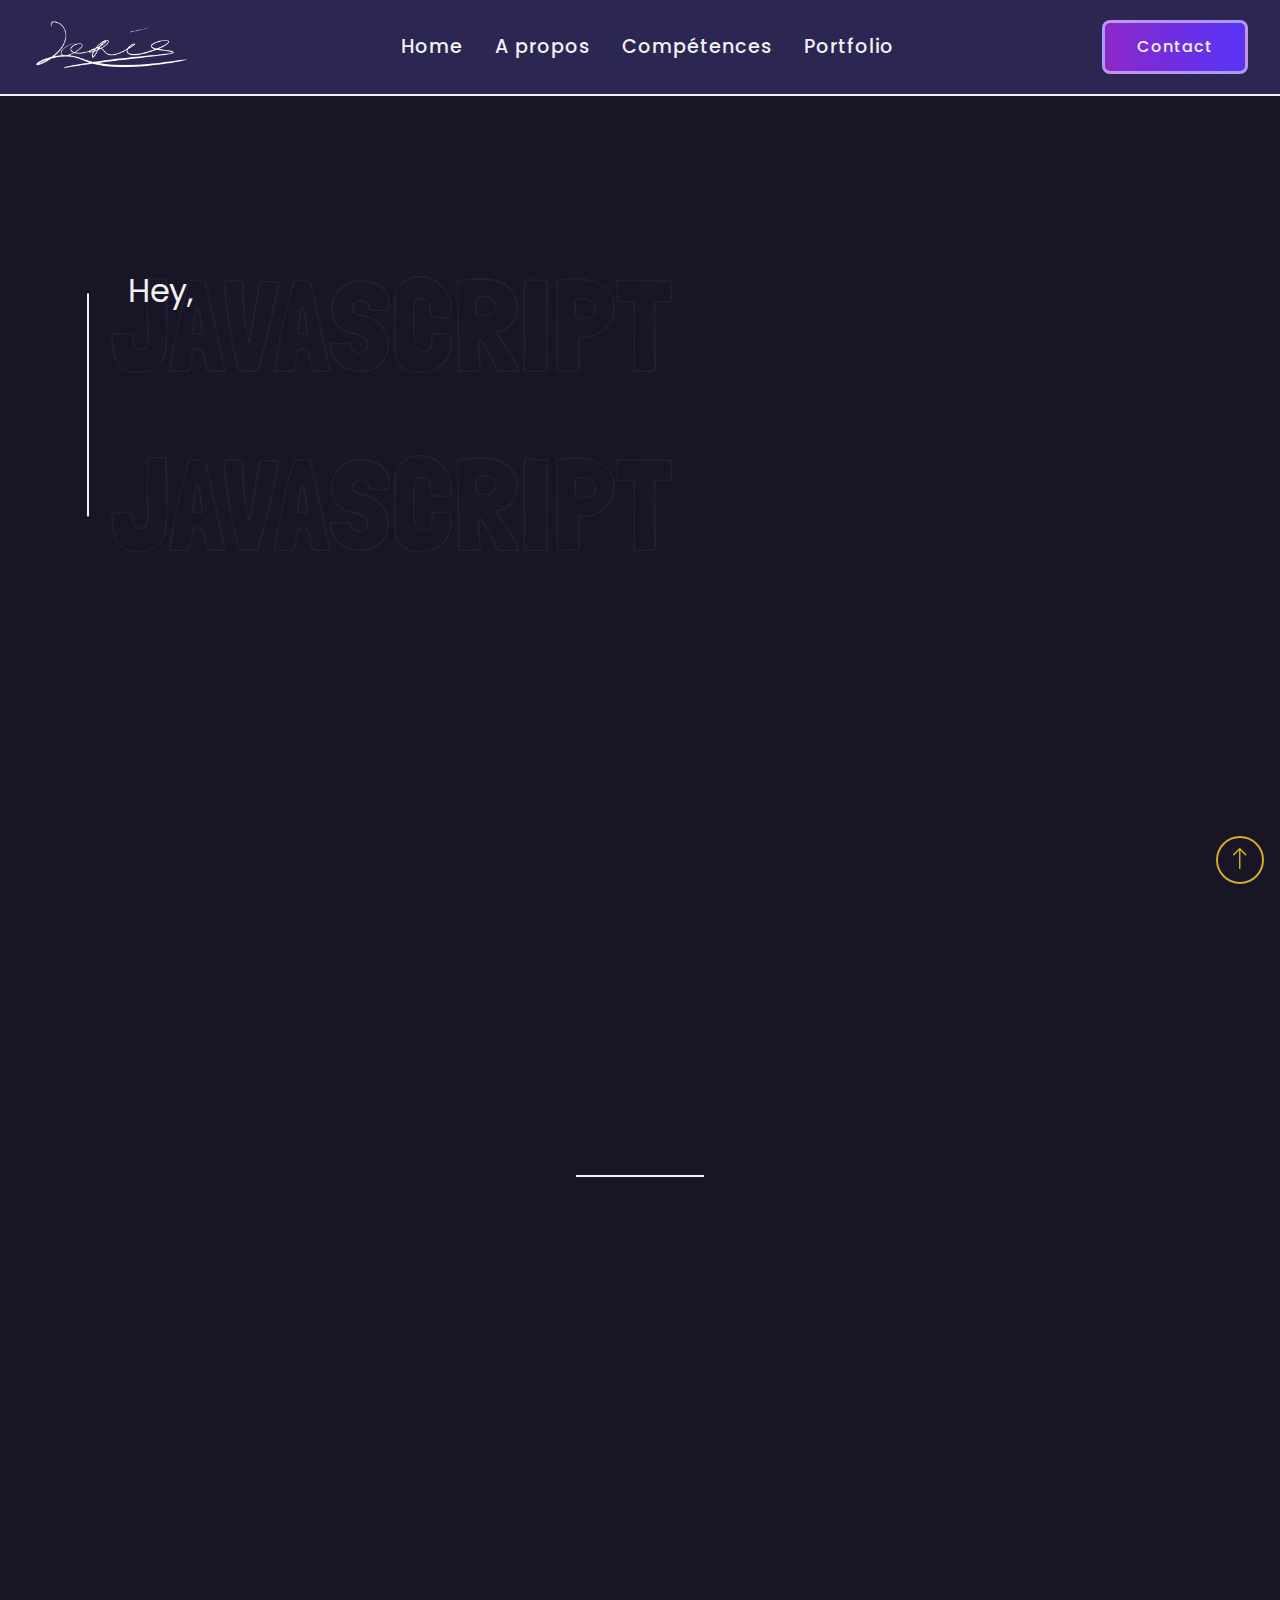
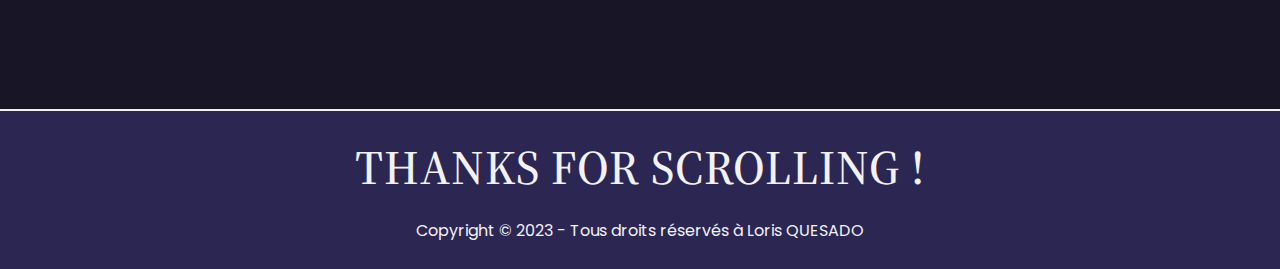
<file: index.html>
<!DOCTYPE html>
<html lang="fr">
<head>
    <meta charset="UTF-8">
    <meta http-equiv="X-UA-Compatible" content="IE=edge">
    <meta name="viewport" content="width=device-width, initial-scale=1.0">
    <title>Loris QUESADO - Web Portfolio</title>

    <!-- Google font : Poppins & Source Serif Pro & Londrina Outline-->
    <link href="https://fonts.googleapis.com/css2?family=Source+Serif+Pro:ital,wght@0,400;0,600;0,700;0,900;1,400;1,600;1,700;1,900&display=swap" rel="stylesheet">
    <link href="https://fonts.googleapis.com/css2?family=Poppins:ital,wght@0,100;0,200;0,300;0,400;0,500;0,600;0,700;0,800;0,900;1,100;1,200;1,300;1,400;1,500;1,600;1,700;1,800;1,900&display=swap" rel="stylesheet">
    <link href="https://fonts.googleapis.com/css2?family=Londrina+Outline&display=swap" rel="stylesheet">

    <!-- Icones Bootstrap -->
    <link rel="stylesheet" href="https://cdn.jsdelivr.net/npm/bootstrap-icons@1.10.5/font/bootstrap-icons.css">

    <!-- Reset Meyer -->
    <link rel="stylesheet" href="css/reset.css">
    <link rel="stylesheet" href="css/styles.css">
</head>
<body>
    <div class="container">
        <header class="header">
            <a href="#" class="header__logo-link"><img src="images/header/sign4.png" alt="Logo" class="header__logo"></a>
            <nav class="header__menu">
                <ul class="menu__list">
                    <li class="menu__item"><a href="#home-section" class="menu__link">Home</a></li>
                    <li class="menu__item"><a href="#about-section" class="menu__link">A propos</a></li>
                    <li class="menu__item"><a href="#skills-section" class="menu__link">Compétences</a></li>
                    <li class="menu__item"><a href="#portfolio-section" class="menu__link">Portfolio</a></li>
                </ul>
            </nav>
            <a href="#contact-section" class="header__contact-link">Contact</a>
        </header>
        <main class="main">
            <section class="home" id="home-section">
                <div class="home__left">
                    <h2 class="home__subtitle">Hey,</h2>
                    <h1 class="home__title">Je suis <span>Loris QUESADO</span></h1>
                    <h2 class="home__subtitle">Développeur Web - Javascript</h2>
                </div>
                <div class="home__right">
                    <div class="home__logo">
                        <img src="images/header/otter.png" alt="otter" class="otter-img">
                        <img src="images/header/rotate_white.png" alt="Rounded Text" class="rounded-text">
                    </div>
                </div>
            </section>

            
            <section class="about" id="about-section">
                <h2 class="main__title">À propos</h2>
                <div class="about__content">
                    <div class="content-text">
                        <h3 class="main__subtitle">D'agent immobilier à Développeur web javascript</h3>
                        <p class="about__paragraph">Depuis mes années lycée, l'informatique m'a fortement attiré, c'est au fil du temps que j'ai cultivé cette passion et après avoir travaillé pendant un peu plus de 7 ans en tant que conseiller immobilier, j'ai pris la décision de me reconvertir dans le développement web spécialisé javascript.
                        </p>
                    </div>
                    <button class="btn-cv"><a href="#" class="link-cv" target="_blank" title="Pas encore disponible">Télécharger CV<br><i class="bi bi-box-arrow-down"></i></a></button>
                </div>
            </section>

            <div class="divider"></div>

            <section class="skills" id="skills-section">
                <h2 class="main__title">Compétences</h2>
                <h3 class="main__subtitle">Hard <span>Skills</span></h3>

                <ul class="hard-skills__list">
                    <li class="hard-skills__item">
                        <img src="images/main/HTML5.png" alt="Logo HTML5" class="hard-skills__img">
                        <div class="skills__progress">
                            <div class="progress__text">
                                <p class="skills__paragraph">HTML5</p>
                                <p class="skills__paragraph">75 %</p>
                            </div>
                            <span class="progress-bar progress-bar--html"></span>
                        </div>
                    </li>
                    <li class="hard-skills__item">
                        <img src="images/main/CSS3.png" alt="Logo CSS3" class="hard-skills__img">
                        <div class="skills__progress">
                            <div class="progress__text">
                                <p class="skills__paragraph">CSS3</p>
                                <p class="skills__paragraph">70 %</p>
                            </div>
                            <span class="progress-bar progress-bar--css"></span>
                        </div>
                    </li>
                    <li class="hard-skills__item">
                        <img src="images/main/JS.png" alt="Logo Javascript" class="hard-skills__img">
                        <div class="skills__progress">
                            <div class="progress__text">
                                <p class="skills__paragraph">Javascript</p>
                                <p class="skills__paragraph">30 %</p>
                            </div>
                            <span class="progress-bar progress-bar--javascript"></span>
                        </div>
                    </li>
                    <li class="hard-skills__item">
                        <img src="images/main/bootstrap.png" alt="Logo Bootstrap" class="hard-skills__img">
                        <div class="skills__progress">
                            <div class="progress__text">
                                <p class="skills__paragraph">Bootstrap</p>
                                <p class="skills__paragraph">50 %</p>
                            </div>
                            <span class="progress-bar progress-bar--bootstrap"></span>
                        </div>
                    </li>
                </ul>

                <h3 class="main__subtitle">Soft <span>Skills</span></h3>
                <ul class="soft-skills__list">
                    <li class="soft-skills__item">
                        <img src="images/main/autonomy.png" alt="Autonomie" class="soft-skills_img">
                        <p class="skills__paragraph">Autonomie</p>
                    </li>
                    <li class="soft-skills__item">
                        <img src="images/main/teamwork.png" alt="Travail d'équipe" class="soft-skills_img">
                        <p class="skills__paragraph">Travail d'équipe</p>
                    </li>
                    <li class="soft-skills__item">
                        <img src="images/main/adaptability.png" alt="Adaptabilité" class="soft-skills_img">
                        <p class="skills__paragraph">Adaptabilité</p>
                    </li>
                    <li class="soft-skills__item">
                        <img src="images/main/discipline.png" alt="Discipline" class="soft-skills_img">
                        <p class="skills__paragraph">Discipline</p>
                    </li>
                    <li class="soft-skills__item">
                        <img src="images/main/curiosity.png" alt="Curiosité" class="soft-skills_img">
                        <p class="skills__paragraph">Curiosité</p>
                    </li>
                </ul>
            </section>

            <div class="divider"></div>

            <section class="experience">
                <h2 class="main__title">Expérience</h2>
                <div class="experience__timeline">
                    <div class="experience__container first-exp">
                        <p class="experience__date"><i class="bi bi-clock"></i> 2013 à 2015</p>
                        <h3 class="experience__title">Lycée Léonard de Vinci - St Witz</h3>
                        <p class="experience__paragraph">Diplôme du Baccalauréat Technologique - <strong>Mention Très Bien</strong></p>
                    </div>

                    <div class="experience__container second-exp">
                        <p class="experience__date"><i class="bi bi-clock"></i> 2015 à 2017</p>
                        <h3 class="experience__title">Ecole Suptertiaire - Paris (10e) - <strong>Alternance</strong></h3>
                        <p class="experience__paragraph">Diplôme du BTS Professions Immobilières - <strong>Mention Bien</strong></p>
                    </div>

                    <div class="experience__container third-exp">
                        <p class="experience__date"><i class="bi bi-clock"></i> Novembre 2015 à Juillet 2017</p>
                        <h3 class="experience__title">NJ CONSEIL - Laforêt Immobilier </h3>
                        <p class="experience__paragraph">Conseiller Immobilier - <strong>Transaction Locative</strong></p>
                    </div>

                    <div class="experience__container fourth-exp">
                        <p class="experience__date"><i class="bi bi-clock"></i> Juillet 2017 à Février 2023</p>
                        <h3 class="experience__title">NJ CONSEIL - Laforêt Immobilier </h3>
                        <p class="experience__paragraph">Conseiller Immobilier - <strong>Transaction Vente</strong></p>
                    </div>

                    <div class="experience__container fifth-exp">
                        <p class="experience__date"><i class="bi bi-clock"></i> Mai 2023 à ...</p>
                        <h3 class="experience__title">Ecole O'Clock</h3>
                        <p class="experience__paragraph">Stagiaire - <strong>Développeur Web Javascript</strong></p>
                    </div>
                </div>
            </section>

            <div class="divider"></div>

            <section class="portfolio" id="portfolio-section">
                <h2 class="main__title">Portfolio</h2>
                <div class="portfolio__container">
                    <div class="card">
                        <a href="portfolio/FFVII/html/index.html" class="card__link" target="_blank"><img src="images/main/FFVII.PNG" alt="Site Web FFVII - Reproduction" class="card__img"></a>
                        <a href="portfolio/FFVII/html/index.html" class="card__link" target="_blank">
                        <h3 class="main__subtitle">FFVII - Website Reproduction</h3></a>
                    </div>

                    <div class="card">
                        <a href="portfolio/Onews/html/index.html" class="card__link" target="_blank"><img src="images/main/onews.PNG" alt="Site Onews - Reproduction" class="card__img"></a>
                        <a href="portfolio/Onews/html/index.html" class="card__link" target="_blank">
                        <h3 class="main__subtitle">Onews - Website Reproduction</h3></a>
                    </div>

                    <div class="card">
                        <a href="https://lorisqsd.github.io/PorscheLandingPage.js/" class="card__link" target="_blank"><img src="images/main/porsche.PNG" alt="Porsche - Landing Page Animated" class="card__img"></a>
                        <a href="https://lorisqsd.github.io/PorscheLandingPage.js/" class="card__link" target="_blank">
                        <h3 class="main__subtitle">Porsche - Landing Page Animated</h3></a>
                    </div>

                    <div class="card">
                        <a href="https://lorisqsd.github.io/E-Sector/" class="card__link" target="_blank"><img src="images/main/e-sector.PNG" alt="App Web pour une Agence Immobilière" class="card__img"></a>
                        
                        <a href="https://lorisqsd.github.io/E-Sector/" class="card__link" target="_blank">
                        <h3 class="main__subtitle">E-Sector - App Web pour une agence immobilière</h3></a>
                    </div>

                    <div class="card">
                        <a href="https://lorisqsd.github.io/Shot.js/" class="card__link" target="_blank"><img src="images/main/shot.PNG" alt="Jeu de shooter sur navigateur" class="card__img"></a>
                        
                        <a href="https://lorisqsd.github.io/Shot.js/" class="card__link" target="_blank">
                        <h3 class="main__subtitle">Jeu de shooter sur navigateur</h3></a>
                    </div>
                </div>
            </section>

            <div class="divider"></div>

            <section class="contact" id="contact-section">
                <h2 class="main__title">Contact</h2>
                <form class="contact__form">
                        <div class="contact__left">
                            <h2 class="contact__title">Contactez-moi :</h2>
                            <ul class="contact__list">
                                <li class="contact__list-item"><a class="contact__link" href="https://www.facebook.com/loris.quesado" target="_blank"><i class="bi bi-facebook"></i></a></li>
                                <li class="contact__list-item"><a class="contact__link" href="https://www.instagram.com/loris.qsd/?hl=fr" target="_blank"><i class="bi bi-instagram"></i></a></li>
                                <li class="contact__list-item"><a class="contact__link" href="https://twitter.com/LorisQsdo" target="_blank"><i class="bi bi-twitter"></i></a></li>
                                <li class="contact__list-item"><a class="contact__link" href="https://www.youtube.com/channel/UCxBuT8bGOwwrMBy7RjDpE_w" target="_blank"><i class="bi bi-youtube"></i></a></li>
                            </ul>
                        </div>

                        <fieldset class="contact__right">
                            <legend class="form__legend">Envoyez-moi un message :</legend>
                            <div class="input-group">
                                <input type="text" class="form__input-text" placeholder="Nom:" maxlength="20" required>
                                <input type="email" class="form__input-text" placeholder="Email:" maxlength="20" required>
                                <textarea name="message" class="form__textarea" placeholder="Message:" maxlength="200" required></textarea>

                            </div>

                            <button class="form__btn">Envoyer</button>
                        </fieldset>
                </form>
            </section>
        </main>

        <footer class="footer">
            <h2 class="main__title">Thanks for scrolling !</h2>

            <p class="footer-paragraph">Copyright © 2023 - Tous droits réservés à Loris QUESADO</p>
        </footer>
        <a href="#home-section"><button class="top-btn"><i class="bi bi-arrow-up"></i></button></a>
        
    </div>
    <script src="js/app.js"></script>
</body>
</html>
</file>
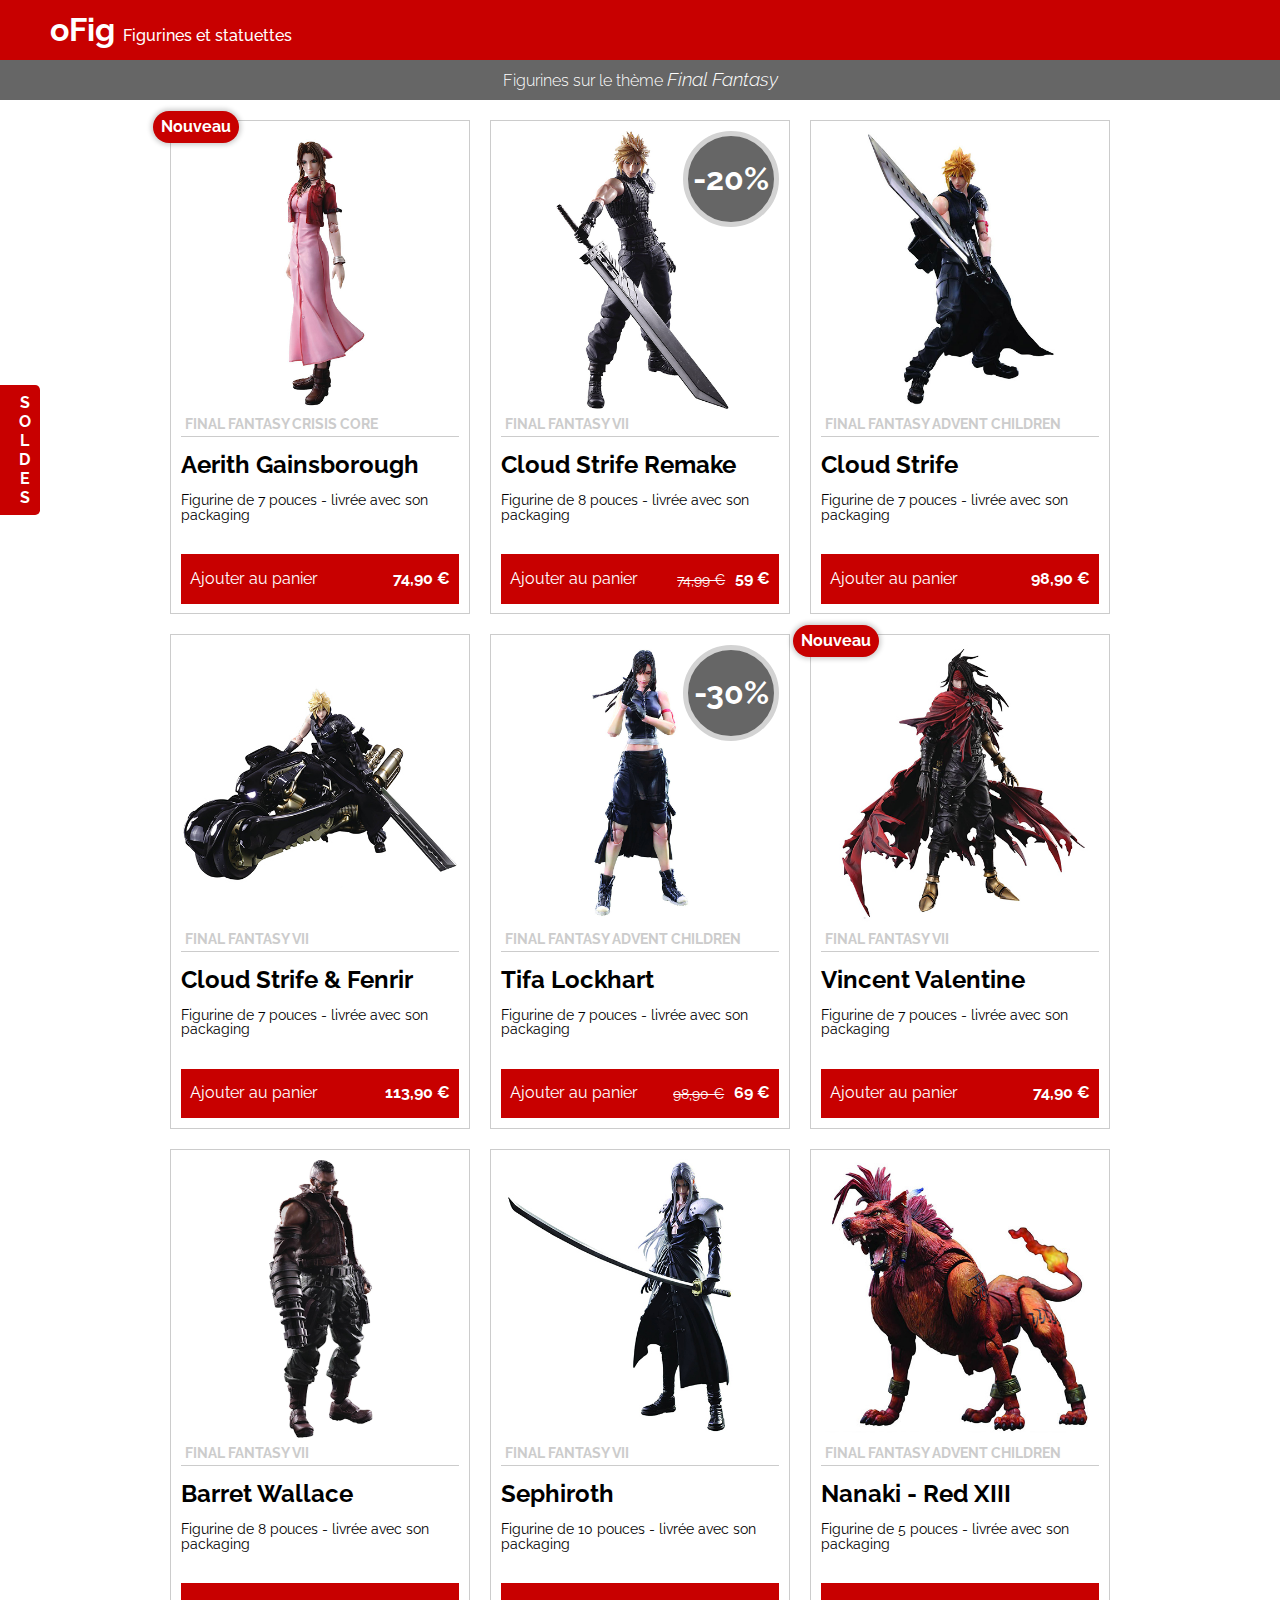
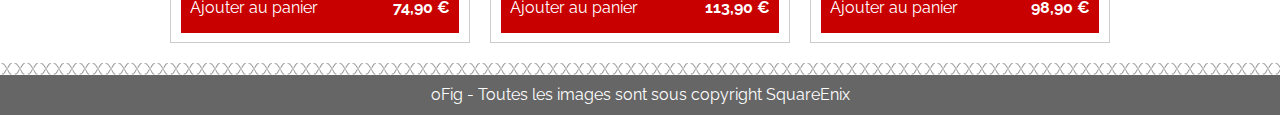
<file: portfolio/FFVII/html/index.html>
<!DOCTYPE html>
<html lang="fr">
<head>
    <meta charset="UTF-8">
    <meta http-equiv="X-UA-Compatible" content="IE=edge">
    <meta name="viewport" content="width=device-width, initial-scale=1.0">
    <title>Final Fantasy</title>
    <!-- Google Font : Raleway -->
    <link href="https://fonts.googleapis.com/css2?family=Raleway:ital,wght@0,100;0,200;0,300;0,400;0,500;0,600;0,700;0,800;0,900;1,100;1,200;1,300;1,400;1,500;1,600;1,700;1,800;1,900&display=swap" rel="stylesheet">

    <link rel="stylesheet" href="../css/reset.css">
    <link rel="stylesheet" href="../css/styles.css">
</head>
<body>
    <div class="container">
        <a href="payment.html" class="sold-text">SOLDES</a>
        <header class="header">
            <h1 class="header-title">oFig <span>Figurines et statuettes</span></h1>
        </header>

        <main class="main">
            <header class="header-main">
                <h2 class="main-title">Figurines sur le thème <em>Final Fantasy</em></h2>
            </header>
            <section class="gallery">

                <div class="card">
                    <div class="card-content">
                        <div class="new-pastille"><p>Nouveau</p></div>
                        <img src="../images/aerith.png" alt="Figurine - Aerith Gainsborough" class="card-img">
                        <figcaption class="img-legend">Final Fantasy Crisis Core</figcaption>
                        <h3 class="card-title">Aerith Gainsborough</h3>
                        <p class="card-text">Figurine de 7 pouces - livrée avec son packaging</p>
                    </div>
                    <div class="add-cart">
                        <p class="cart-text">Ajouter au panier</p>
                        <p class="current-price">74,90 €</p>
                    </div>
                </div>

                <div class="card">
                    <div class="card-content">
                        <div class="sold-pastille"><p class="text-pastille">-20%</p></div>
                        <img src="../images/cloud.png" alt="Figurine - Cloud Strife Remake" class="card-img">
                        <figcaption class="img-legend">Final Fantasy VII</figcaption>
                        <h3 class="card-title">Cloud Strife Remake</h3>
                        <p class="card-text">Figurine de 8 pouces - livrée avec son packaging</p>
                    </div>
                    <div class="add-cart">
                        <p class="cart-text">Ajouter au panier</p>
                        <div class="price-detail">
                            <p class="old-price">74,99 €</p>
                            <p class="current-price">59 €</p>
                        </div>
                    </div>
                </div>

                <div class="card">
                    <div class="card-content">
                        <img src="../images/cloud-ac.png" alt="Figurine - Cloud Strife" class="card-img">
                        <figcaption class="img-legend">Final Fantasy Advent Children</figcaption>
                        <h3 class="card-title">Cloud Strife</h3>
                        <p class="card-text">Figurine de 7 pouces - livrée avec son packaging</p>
                    </div>
                    <div class="add-cart">
                        <p class="cart-text">Ajouter au panier</p>
                        <p class="current-price"> 98,90 €</p>
                    </div>
                </div>

                <div class="card">
                    <div class="card-content">
                        <img src="../images/cloud-bike.png" alt="Figurine - Cloud Strife & Fenrir" class="card-img">
                        <figcaption class="img-legend">Final Fantasy VII</figcaption>
                        <h3 class="card-title">Cloud Strife & Fenrir</h3>
                        <p class="card-text">Figurine de 7 pouces - livrée avec son packaging</p>
                    </div>
                    <div class="add-cart">
                        <p class="cart-text">Ajouter au panier</p>
                        <p class="current-price">113,90 €</p>
                    </div>
                </div>


                <div class="card">
                    <div class="card-content">
                        <div class="sold-pastille"><p class="text-pastille">-30%</p></div>
                        <img src="../images/tifa.png" alt="Figurine - Tifa Lockhart" class="card-img">
                        <figcaption class="img-legend">Final Fantasy Advent Children</figcaption>
                        <h3 class="card-title">Tifa Lockhart</h3>
                        <p class="card-text">Figurine de 7 pouces - livrée avec son packaging</p>
                    </div>
                    <div class="add-cart">
                        <p class="cart-text">Ajouter au panier</p>
                        <div class="price-detail">
                            <p class="old-price">98,90 €</p>
                            <p class="current-price">69 €</p>
                        </div>
                    </div>
                </div>

                <div class="card">
                    <div class="card-content">
                        <div class="new-pastille"><p>Nouveau</p></div>
                        <img src="../images/vincent.png" alt="Figurine - Vincent Valentine" class="card-img">
                        <figcaption class="img-legend">Final Fantasy VII</figcaption>
                        <h3 class="card-title">Vincent Valentine</h3>
                        <p class="card-text">Figurine de 7 pouces - livrée avec son packaging</p>
                    </div>
                    <div class="add-cart">
                        <p class="cart-text">Ajouter au panier</p>
                        <p class="current-price">74,90 €</p>
                    </div>
                </div>

                <div class="card">
                    <div class="card-content">
                        <img src="../images/barret.png" alt="Figurine - Barret Wallace" class="card-img">
                        <figcaption class="img-legend">Final Fantasy VII</figcaption>
                        <h3 class="card-title">Barret Wallace</h3>
                        <p class="card-text">Figurine de 8 pouces - livrée avec son packaging</p>
                    </div>
                    <div class="add-cart">
                        <p class="cart-text">Ajouter au panier</p>
                        <p class="current-price">74,90 €</p>
                    </div>
                </div>

                <div class="card">
                    <div class="card-content">
                        <img src="../images/sephiroth.png" alt="Figurine - Sephiroth" class="card-img">
                        <figcaption class="img-legend">Final Fantasy VII</figcaption>
                        <h3 class="card-title">Sephiroth</h3>
                        <p class="card-text">Figurine de 10 pouces - livrée avec son packaging</p>
                    </div>
                    <div class="add-cart">
                        <p class="cart-text">Ajouter au panier</p>
                        <p class="current-price">113,90 €</p>
                    </div>
                </div>

                <div class="card">
                    <div class="card-content">
                        <img src="../images/nanaki.png" alt="Figurine - Nanaki" class="card-img">
                        <figcaption class="img-legend">Final Fantasy Advent Children</figcaption>
                        <h3 class="card-title">Nanaki - Red XIII</h3>
                        <p class="card-text">Figurine de 5 pouces - livrée avec son packaging</p>
                    </div>
                    <div class="add-cart">
                        <p class="cart-text">Ajouter au panier</p>
                        <p class="current-price">98,90 €</p>
                    </div>
                </div>
            </section>
        </main>
    </div>
    <div class="divider"></div>
    <footer class="footer">
        <p class="footer-text">oFig - Toutes les images sont sous copyright SquareEnix</p>
    </footer>
</body>
</html>
</file>
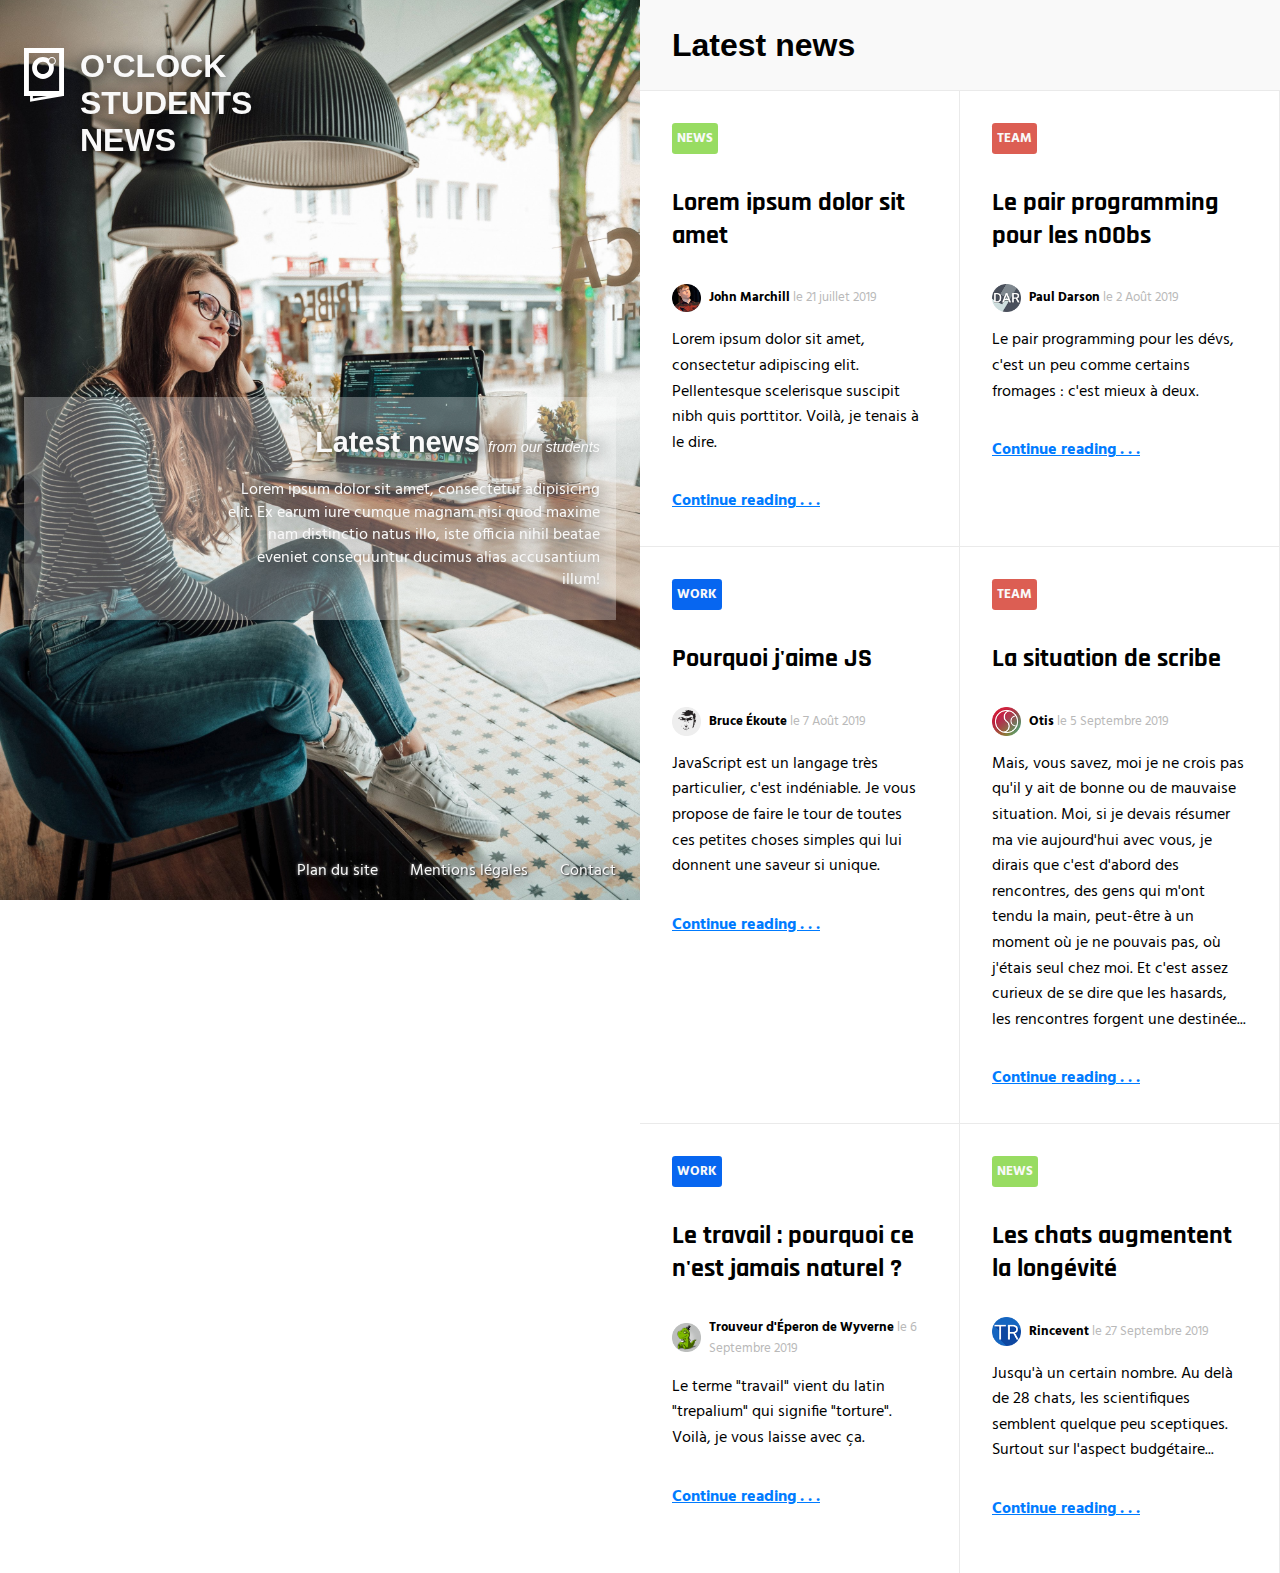
<file: portfolio/Onews/html/index.html>
<!DOCTYPE html>
<html lang="fr">

<head>
    <meta charset="UTF-8">
    <meta http-equiv="X-UA-Compatible" content="IE=edge">
    <meta name="viewport" content="width=device-width, initial-scale=1.0">
    <title>oNews</title>

    <!-- Google Fonts -->
    <link href="https://fonts.googleapis.com/css2?family=Rajdhani:wght@600&display=swap" rel="stylesheet">
    <link href="https://fonts.googleapis.com/css2?family=Hind:wght@300;400&display=swap" rel="stylesheet">

    <link rel="stylesheet" href="../css/reset.css">
    <link rel="stylesheet" href="../css/styles.css">
</head>

<body>
    <div class="container">
        <header class="header">
            <div class="header__theme">
                <img src="../images/onews.svg" alt="Logo Oclock" class="header__logo">
                <h1 class="header__title">O'CLOCK STUDENTS NEWS</h1>
            </div>

            <div class="header__latest-news">
                <h2 class="header__subtitle">Latest news <em>from our students</em></h2>
                <p class="latest-news__text">Lorem ipsum dolor sit amet, consectetur adipisicing elit. Ex earum iure
                    cumque magnam nisi quod maxime nam distinctio natus illo, iste officia nihil beatae eveniet
                    consequuntur ducimus alias accusantium illum!</p>
            </div>

            <nav class="header__nav">
                <ul class="nav__list">
                    <li class="nav__list-item"><a href="#" class="header__link">Plan du site</a></li>
                    <li class="nav__list-item"><a href="#" class="header__link">Mentions légales</a></li>
                    <li class="nav__list-item"><a href="#" class="header__link">Contact</a></li>
                </ul>
            </nav>
        </header>

        <main class="main">
            <h1 class="main__title">Latest news</h1>

            <div class="gallery__article">
                <article class="latest-news__article">
                    <div class="main__theme news-pastille"><a href="#" class="pastille-text">NEWS</a></div>
                    <h2 class="latest-news__article-title">Lorem ipsum dolor sit amet</h2>

                    <div class="article__user">
                        <img class="user__img" src="../images/icon-john.png" alt="Icône de John Marchill">
                        <p class="user__name">John Marchill <span>le 21 juillet 2019</span></p>
                    </div>

                    <p class="article__paragraph">Lorem ipsum dolor sit amet, consectetur adipiscing elit. Pellentesque
                        scelerisque suscipit nibh quis porttitor. Voilà, je tenais à le dire.</p>
                    <a class="article__link" href="#" target="_blank">Continue reading <span>. </span><span>.
                        </span><span>. </span></a>
                </article>

                <article class="latest-news__article">
                    <div class="main__theme team-pastille"><a href="#" class="pastille-text">TEAM</a></div>
                    <h2 class="latest-news__article-title">Le pair programming pour les n00bs</h2>

                    <div class="article__user">
                        <img class="user__img" src="../images/icon-dar.png" alt="Icône de Paul Darson">
                        <p class="user__name">Paul Darson <span>le 2 Août 2019</span></p>
                    </div>

                    <p class="article__paragraph">Le pair programming pour les dévs, c'est un peu comme certains
                        fromages : c'est mieux à deux.</p>
                    <a class="article__link" href="#" target="_blank">Continue reading <span>. </span><span>.
                        </span><span>. </span></a>
                </article>

                <article class="latest-news__article">
                    <div class="main__theme work-pastille"><a href="#" class="pastille-text">WORK</a></div>
                    <h2 class="latest-news__article-title">Pourquoi j'aime JS</h2>

                    <div class="article__user">
                        <img class="user__img" src="../images/icon-ohz.png" alt="Icône de Bruce Ékoute">
                        <p class="user__name">Bruce Ékoute <span>le 7 Août 2019</span></p>
                    </div>

                    <p class="article__paragraph">JavaScript est un langage très particulier, c'est indéniable. Je vous
                        propose de faire le tour de toutes ces petites choses simples qui lui donnent une saveur si
                        unique.</p>
                    <a class="article__link" href="#" target="_blank">Continue reading <span>. </span><span>.
                        </span><span>. </span></a>
                </article>

                <article class="latest-news__article">
                    <div class="main__theme team-pastille"><a href="#" class="pastille-text">TEAM</a></div>
                    <h2 class="latest-news__article-title">La situation de scribe</h2>

                    <div class="article__user">
                        <img class="user__img" src="../images/icon-spr.png" alt="Icône de Otis">
                        <p class="user__name">Otis <span>le 5 Septembre 2019</span></p>
                    </div>

                    <p class="article__paragraph">Mais, vous savez, moi je ne crois pas qu'il y ait de bonne ou de
                        mauvaise situation. Moi, si je devais résumer ma vie aujourd'hui avec vous, je dirais que c'est
                        d'abord des rencontres, des gens qui m'ont tendu la main, peut-être à un moment où je ne pouvais
                        pas, où j'étais seul chez moi. Et c'est assez curieux de se dire que les hasards, les rencontres
                        forgent une destinée...</p>
                    <a class="article__link" href="#" target="_blank">Continue reading <span>. </span><span>.
                        </span><span>. </span></a>
                </article>

                <article class="latest-news__article">
                    <div class="main__theme work-pastille"><a href="#" class="pastille-text">WORK</a></div>
                    <h2 class="latest-news__article-title">Le travail : pourquoi ce n'est jamais naturel ?</h2>

                    <div class="article__user">
                        <img class="user__img" src="../images/icon-tre.png" alt="Icône de Trouveur d'Eperon de Wyverne">
                        <p class="user__name">Trouveur d'Éperon de Wyverne <span>le 6 Septembre 2019</span></p>
                    </div>

                    <p class="article__paragraph">Le terme "travail" vient du latin "trepalium" qui signifie "torture".
                        Voilà, je vous laisse avec ça.</p>
                    <a class="article__link" href="#" target="_blank">Continue reading <span>. </span><span>.
                        </span><span>. </span></a>
                </article>

                <article class="latest-news__article">
                    <div class="main__theme news-pastille"><a href="#" class="pastille-text">NEWS</a></div>
                    <h2 class="latest-news__article-title">Les chats augmentent la longévité</h2>

                    <div class="article__user">
                        <img class="user__img" src="../images/icon-tr.png" alt="Icône de Rincevent">
                        <p class="user__name">Rincevent <span>le 27 Septembre 2019</span></p>
                    </div>

                    <p class="article__paragraph">Jusqu'à un certain nombre. Au delà de 28 chats, les scientifiques
                        semblent quelque peu sceptiques. Surtout sur l'aspect budgétaire...</p>
                    <a class="article__link" href="#" target="_blank">Continue reading <span>. </span><span>.
                        </span><span>. </span></a>
                </article>

            </div>
        </main>
    </div>



</body>

</html>
</file>
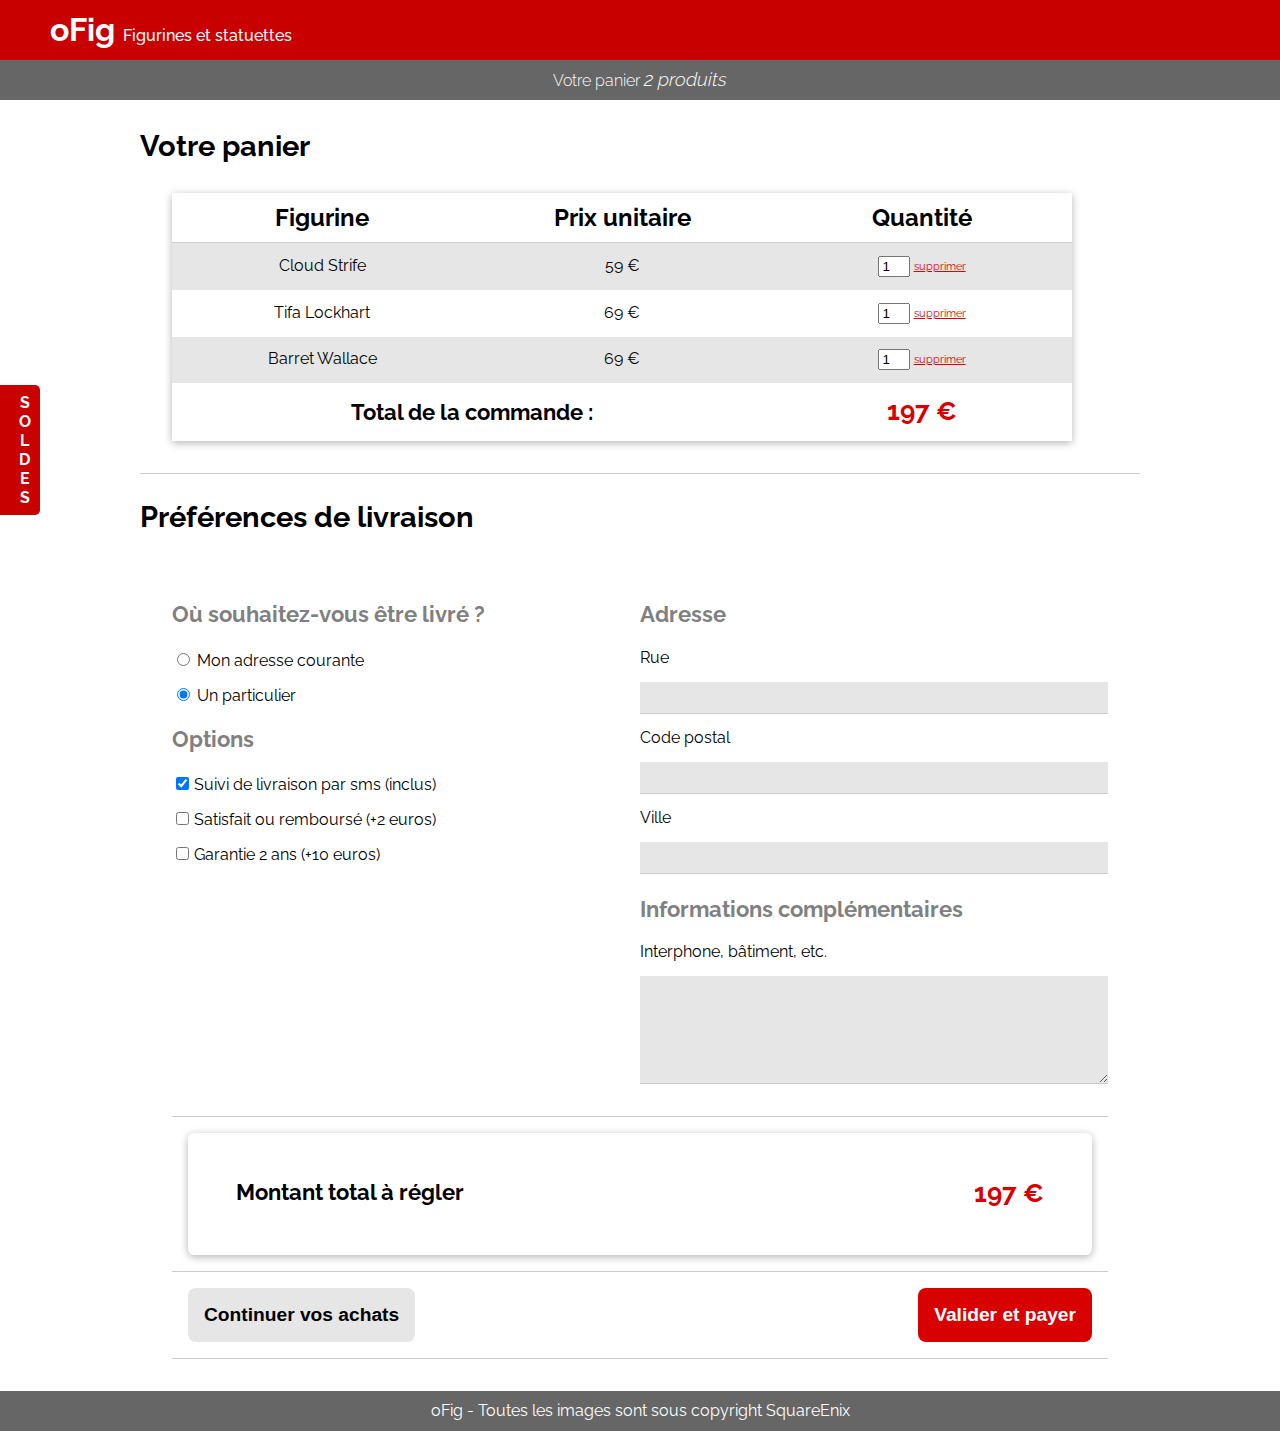
<file: portfolio/FFVII/html/payment.html>
<!DOCTYPE html>
<html lang="fr">
<head>
    <meta charset="UTF-8">
    <meta http-equiv="X-UA-Compatible" content="IE=edge">
    <meta name="viewport" content="width=device-width, initial-scale=1.0">
    <title>Final Fantasy - Payment</title>
    <!-- Google Font : Raleway -->
    <link href="https://fonts.googleapis.com/css2?family=Raleway:ital,wght@0,100;0,200;0,300;0,400;0,500;0,600;0,700;0,800;0,900;1,100;1,200;1,300;1,400;1,500;1,600;1,700;1,800;1,900&display=swap" rel="stylesheet">

    <link rel="stylesheet" href="../css/reset.css">
    <link rel="stylesheet" href="../css/styles.css">
    <link rel="stylesheet" href="../css/payment.css">
</head>
<body>
    <div class="container">
        <a href="#" class="sold-text">SOLDES</a>
        <header class="header">
            <h1 class="header-title"><a href="index.html">oFig</a> <span>Figurines et statuettes</span></h1>
        </header>
    

    <main class="main">
        <header class="header-main">
            <h2 class="main-title">Votre panier <em>2 produits</em></h2>
        </header>
        <div class="form-container">
            <h2 class="form__title">Votre panier</h2>
            <table class="cart">
                <thead class="cart__head">
                    <tr class="head__row">
                        <th class="head__row-title">Figurine</th>
                        <th class="head__row-title">Prix unitaire</th>
                        <th class="head__row-title">Quantité</th>
                    </tr>
                </thead>
                <tbody class="cart__body">
                    <tr class="body__row">
                        <td class="body__row-content">Cloud Strife</td>
                        <td class="body__row-content">59 €</td>
                        <td class="body__row-content content__input">
                            <input type="number" value="1">
                            <p class="delete">supprimer</p>
                        </td>
                    </tr>
                    <tr class="body__row">
                        <td class="body__row-content">Tifa Lockhart</td>
                        <td class="body__row-content">69 €</td>
                        <td class="body__row-content content__input">
                            <input type="number" value="1">
                            <p class="delete">supprimer</p>
                        </td>
                    </tr>
                    <tr class="body__row">
                        <td class="body__row-content">Barret Wallace</td>
                        <td class="body__row-content">69 €</td>
                        <td class="body__row-content content__input">
                            <input type="number" value="1">
                            <p class="delete">supprimer</p>
                        </td>
                    </tr>

                </tbody>
                <tfoot class="cart__footer">
                    <tr class="body__total">
                        <td class="total-price__title" colspan="2">Total de la commande :</td>
                        <td class="total-price__sum">197 €</td>
                    </tr>

                </tfoot>
            </table>

            <h2 class="form__title">Préférences de livraison</h2>
            <form class="form">
                <div class="fieldset">

                    <div class="fieldset-group">
                        <!-- Radio -->
                        <fieldset class="radio-group">
                            <legend class="form__legend">Où souhaitez-vous être livré ?</legend>
                            <label class="radio-label" for="current-address">
                            <input 
                            class="radio-input"
                            type="radio" 
                            id="current-address" 
                            name="address" 
                            value="Mon adresse courante">
                            Mon adresse courante</label>
                            <label class="radio-label" for="other-address">
                            <input 
                            class="radio-input"
                            type="radio" 
                            id="other-address" 
                            name="address" 
                            value="Autre adresse"
                            checked>
                            Un particulier</label>
                        </fieldset>
        
                        <!-- Checkboxes -->
                        <fieldset class="checkbox-group">
                            <legend class="form__legend">Options</legend>
                            <label class="checkbox-label" for="sms">
                                <input 
                                class="checkbox-input"
                                type="checkbox" 
                                id="sms" 
                                name="sms" 
                                checked>Suivi de livraison par sms (inclus)</label>
                            <label class="checkbox-label" for="refund">
                                <input 
                                class="checkbox-input"
                                type="checkbox" 
                                id="refund" 
                                name="refund">Satisfait ou remboursé (+2 euros)</label>
                            <label class="checkbox-label" for="guarantee">
                                <input 
                                class="checkbox-input"
                                type="checkbox" 
                                id="guarantee" 
                                name="guarantee">Garantie 2 ans (+10 euros)</label>
                          </fieldset>
        
                    </div>
        
                    <div class="fieldset-group">
                        <fieldset class="address-infos">
                          <legend class="form__legend">Adresse</legend>
                          <label for="street" class="address-label">Rue</label>
                              <input 
                              class="address-input"
                              type="text" 
                              id="street"
                              name="street"
                              required
                              >
                          
                          <label for="postal" class="address-label">Code postal</label>
                              <input 
                              class="address-input"
                              type="text" 
                              id="postal"
                              name="postal"
                              required
                              >
                          
                          <label for="city" class="address-label">Ville</label>
                              <input 
                              class="address-input"
                              type="text" 
                              id="city"
                              name="city"
                              required
                              >
                          
                        </fieldset>
        
                        <fieldset class="details">
                          <legend class="form__legend">Informations complémentaires</legend>
                          <label for="message" class="detail-label">Interphone, bâtiment, etc.</label>
                              <textarea 
                              name="message" 
                              id="message" 
                              rows="5" 
                              class="detail-textarea"></textarea>
                          
                        </fieldset>
                    </div>
                </div>

                <div class="total-price">
                    <div class="total-price__container">
                        <h2 class="total-price__title">Montant total à régler</h2>
                        <p class="total-price__sum">197 €</p>

                    </div>
                </div>

                <div class="btn-group">
                    <div class="btn-group-container">
                        <button class="btn btn-continue">Continuer vos achats</button>
                        <button class="btn btn-validate">Valider et payer</button>
                    </div>
                </div>
            </form>

        </div>
    </main>

    <footer class="footer">
        <p class="footer-text">oFig - Toutes les images sont sous copyright SquareEnix</p>
    </footer>
    
    </div>
</body>
</html>
</file>
<file: css/styles.css>
:root {
    --primary-purple-bg: #181626;
    --secondary-purple-bg: #32313f8c;
    --tertiary-purple-bg: #2c2653;
    --white: #f2f1f3;
    --text-purple: #ae3ec9;
    --text-yellow: #d4ab24;
    --text-gray: #a5a5a5;
    --purple-gradient: linear-gradient(90deg, rgba(140,40,201,1) 0%, rgba(111,46,226,1) 50%, rgba(88,52,246,1) 100%);
    --purple-gradient-reverse: linear-gradient(270deg, rgba(140,40,201,1) 0%, rgba(111,46,226,1) 50%, rgba(88,52,246,1) 100%);
    --purple-gradient-vert: linear-gradient(180deg, rgba(140,40,201,1) 0%, rgba(111,46,226,1) 50%, rgba(88,52,246,1) 100%);
    --btn-border: 3px solid rgba(255,255,255,0.5);
}

/* GENERAL */
*{
    scroll-behavior: smooth;
}

body {
    font-family: "Poppins", sans-serif;
    color: var(--white);
    overflow-x: hidden;
}

.container {
    background-color: var(--primary-purple-bg);
    overflow-x: hidden;
}

.divider {
    width: 10vw;
    height: 2px;
    display: block;
    margin: 0 auto;
    background-color: var(--white);
}
/* HEADER */
.header {
    background-color: var(--tertiary-purple-bg);
    display: flex;
    justify-content: space-between;
    align-items: center;
    min-height: 6rem;
    padding: 0 2rem;
    font-weight: 500;
    letter-spacing: 1px;
    position: fixed;
    width: 100%;
    top: 0px;
    border-bottom: 2px solid var(--white);
    z-index: 100;
    transition: transform ease-out 300ms;
}

.header--hidden {
    transform: translateY(-100%);
}

.header__logo {
    width: 10rem;
    overflow: hidden;
}

.menu__list {
    display: flex;
    gap: 1rem;
}

.menu__item {
    font-size: 1.2rem;
    padding: 0.5rem;
    transition: 300ms;
}

.menu__item:hover {
    transform: scale(1.05);
    border-bottom: 1px solid var(--white);
    color: var(--text-yellow);
}

.header__contact-link {
    background-image: var(--purple-gradient);
    padding: 1rem 2rem;
    border-radius: 0.5rem;
    border: var(--btn-border);
    transition: transform 300ms;
}

.header__contact-link:hover {
    transform: scale(1.1);
}

/* MAIN */
/* HOME LEFT*/
.home {
    min-height: 90vh;
    display: flex;
    align-items: center;
    justify-content: center;
    gap: 2rem;
    font-size: 4rem;
}

.home__left {
    width: 40vw;
    position: relative;
    display: flex;
    flex-direction: column;
    gap: 0.5rem;
    line-height: 110%;
}

.home__left::after{
    content: '';
    height: 75%;
    width: 2px;
    background-color: var(--white);
    position: absolute;
    top: 50%;
    transform: translateY(-50%);
    left: -25px;
}

.home__left::before {
    content: "Javascript Javascript";
    display: block;
    text-transform: uppercase;
    font-size: 2em;
    position: absolute;
    top: -20px;
    opacity: 0.05;
    font-family: "Londrina Outline", sans-serif;
    line-height: 140%;
}

.home__subtitle {
    font-size: 0.5em;
    padding-left: 1rem;
}

.home__subtitle:last-child {
    color: var(--text-yellow);
}

.home__title {
    font-weight: 300;
}

.home__title span {
    font-weight: 600;
}

/* HOME RIGHT */
.home__right {
    width: 40%;
    height: 50%;
    display: flex;
    align-items: center;
    justify-content: center;
}

.home__logo {
    position: relative;
    width: 200px;
}

.otter-img {
    width: 100%;
}

.otter-img::before {
    content: '';
    background-image: url("../images/header/rotate_white.png");
    position: absolute;
}

.rounded-text {
    position: absolute;
    width: 250%;
    left: -148px;
    top: -150px;
    animation: 15s linear infinite;
    animation-name: test;
}

@keyframes test {
    from {
        transform: rotate(360deg);
    }
    to {
        transform: rotate(0deg);
    }
}

/* ABOUT */
.about, .skills {
    padding: 0 5rem 3rem 5rem;
}

.main__title {
    font-family: "Source Serif Pro", sans-serif;
    font-weight: 500;
    text-align: center;
    font-size: 3rem;
    letter-spacing: 1px;
    margin: 2rem 0;
}

.main__subtitle {
    font-weight: 600;
    color: var(--text-yellow) ;
    font-size: 1.4rem;
}

.main__subtitle span {
    color: var(--white);
}

.about__content {
    max-width: 1000px;
    margin: 0 auto;
    background-color: var(--tertiary-purple-bg);
    display: flex;
    gap: 5rem;
    justify-content: space-between;
    align-items: center;
    border-radius: 1rem;
    box-shadow: 0 0 1rem 0.1rem #1d1936c5;
    padding: 2rem;
}

.about__paragraph {
    margin-top: 1rem;
    line-height: 160%;
}

.btn-cv {
    border-style: none;
    background: var(--purple-gradient);
    color: var(--white);
    border-radius: 0.65rem;
    border: var(--btn-border);
    padding: 0.5rem;
    transition: transform 300ms;
}

.btn-cv:hover {
    transform: scale(1.1);
}

.link-cv {
    font-size: 1.2rem;
    font-weight: 500;
}

/* SKILLS */
.skills__content {
    max-width: 1000px;
    margin: 0 auto;
    background-color: var(--tertiary-purple-bg);
    display: flex;
    gap: 5rem;
    justify-content: center;
    align-items: center;
    border-radius: 1rem;
    box-shadow: 0 0 1rem 0.1rem #1d1936c5;
    padding: 2rem;
}

.skills {
    text-align: center;
}

.hard-skills__item img{
    width: 3.75rem;
}

.hard-skills__item, .soft-skills__item {
    display: flex;
    align-items: center;
    gap: 2rem;
}

.progress-bar {
    display: block;
    width: 100%;
    height: 20px;
    background-color: var(--white);
    border-radius: 1rem;
    position: relative;
    box-shadow: 0px 0px 7px 1px var(--white);
    overflow: hidden;
}

.progress-bar--html::after {
    content: '';
    position: absolute;
    display: flex;
    align-items: center;
    justify-content: center;
    left: -1px;
    border-radius: 1rem;
    height: 100%;
    width: 75%;
    background-color: var(--tertiary-purple-bg);
}

.progress-bar--css::after {
    content: '';
    position: absolute;
    display: flex;
    align-items: center;
    justify-content: center;
    left: -1px;
    border-radius: 1rem;
    height: 100%;
    width: 70%;
    background-color: var(--tertiary-purple-bg);
}

.progress-bar--javascript::after {
    content: '';
    position: absolute;
    display: flex;
    align-items: center;
    justify-content: center;
    left: -1px;
    border-radius: 1rem;
    height: 100%;
    width: 30%;
    background-color: var(--tertiary-purple-bg);
}

.progress-bar--bootstrap::after {
    content: '';
    position: absolute;
    display: flex;
    align-items: center;
    justify-content: center;
    left: -1px;
    border-radius: 1rem;
    height: 100%;
    width: 50%;
    background-color: var(--tertiary-purple-bg);
}

.skills__progress {
    display: flex;
    flex-direction: column;
    gap: 0.75rem;
    width: 30vw;
}

.progress__text {
    display: flex;
    justify-content: space-between;
    letter-spacing: 1px;
    font-size: 0.95rem;
}

.hard-skills__list {
    display: grid;
    grid-template-columns: 1fr 1fr;
    gap: 1rem;
    margin: 2rem 0;
}

/* SOFT SKILLS */

.soft-skills__list{
    display: grid;
    grid-template-columns: 1fr 1fr;
    gap: 2rem;
    max-width: 800px;
    margin: 2rem auto;
}

.soft-skills__list .skills__paragraph {
    font-size: 1.2rem;
}

.soft-skills__item {
    flex-direction: column;
}

.soft-skills__item:first-child {
    position: relative;
    right: 80px;
}

.soft-skills__item:nth-child(2) {
    position: relative;
    left: 80px;
}

.soft-skills__item:last-child {
    grid-column: 1 / 3;
    width: 100%;
    justify-content: center;
}

/* EXPERIENCE */
.experience__timeline {
    position: relative;
    max-width: 800px;
    display: flex;
    flex-direction: column;
    margin: 0 auto 2rem auto;
}

.experience__timeline::before {
    content: '';
    width: 0.25rem;
    height: 100%;
    border-radius: 1rem;
    background-image: var(--purple-gradient-vert);
    position: absolute;
    top: 0;
    left: 50%;
}

.experience__container {
    width: 20rem;
    background-color: var(--tertiary-purple-bg);
    margin: 1rem 0;
    padding: 1rem;
    border-radius: 0.5rem;
    box-shadow: 0px 0px 10px 1px var(--white);
    line-height: 175%;
    position: relative;
}

.first-exp::before, .third-exp::before, .fifth-exp::before {
    content: '';
    position: absolute;
    height: 0.25rem;
    width: 5.25rem;
    border-radius: 1rem;
    background-image: var(--purple-gradient-reverse);
    right: -83px;
    top: 50%;
    transform: translateY(-50%);
}

.second-exp::before, .fourth-exp::before {
    content: '';
    position: absolute;
    height: 0.25rem;
    width: 5rem;
    border-radius: 1rem;
    background-image: var(--purple-gradient);
    right: 320px;
    top: 50%;
    transform: translateY(-50%);
}

.experience__container:nth-child(even) {
    align-self: flex-end;
}

.experience__date {
    color: var(--text-gray);
    font-size: 0.9rem;
}

.experience__title {
    font-size: 1.25rem;
    letter-spacing: 1px;
    font-weight: 600;
    color: var(--text-yellow);
}

.experience__paragraph strong {
    font-weight: 600;
}

/* PORTFOLIO */

.portfolio__container {
    display: flex;
    flex-wrap: wrap;
    justify-content: center;
    gap: 2rem;
    margin: 0 auto 2rem auto;
    max-width: 1300px;
}

.card {
    width: 25rem;
    text-align: center;
    padding: 1rem;
    border-radius: 0.5rem;
    display: flex;
    flex-direction: column;
    align-items: center;
    gap: 1rem;
    background-color: var(--secondary-purple-bg);
    transition: 300ms;
}

.card:hover {
    transform: scale(1.1);
}

.card__img {
    width: 15rem;
    aspect-ratio: 1.3;
    object-fit: cover;
    object-position: top left;
    border-radius: 0.5rem;
    border: var(--btn-border);
}

/* CONTACT */
.contact {
    display: block;
    margin: 0 auto 2rem auto;
    max-width: 1000px;
}

.contact__form {
    display: flex;
    justify-content: space-between;
}

.contact__title, .form__legend {
    font-size: 1.5rem;
    padding-bottom: 1rem;
}

.contact__left, .contact__right {
    width: 49%;
    display: flex;
    flex-direction: column;
    align-items: center;
}

.contact__link {
    transition: 300ms;
    color: var(--text-yellow);
}

.bi-facebook, .bi-instagram, .bi-twitter, .bi-youtube {
    transition: 300ms;
}

.bi-facebook:hover {
    color: #0d88f0;
}

.bi-instagram:hover {
    color: var(--text-purple);
}

.bi-twitter:hover {
    color: #1a8cd8;
}

.bi-youtube:hover {
    color: #ff0000;
}

.contact__list {
    display: flex;
    gap: 1rem;
    font-size: 1.8rem;
}

.contact__list-item {
    transition: 300ms;
}

.contact__list-item:hover {
    transform: scale(1.1);
}

.input-group {
    display: flex;
    flex-direction: column;
    gap: 2rem;
    width: 100%;
}

.form__input-text, .form__textarea {
    padding: 1rem;
    border-style: none;
    background-color: var(--secondary-purple-bg);
    color: var(--white);
    border-radius: 1rem;
    font-size: 1.2rem;
    font-family: "Poppins", sans-serif;
}

.form__textarea {
    resize: vertical;
    max-height: 30vh;
}

.form__input-text::placeholder, .form__textarea::placeholder{
    font-family: "Poppins", sans-serif;
    font-size: 0.9rem;
}

.form__input-text:nth-child(2){
    margin-top: -1.5rem;
}

.form__btn {
    margin-top: 2rem;
    border-style: none;
    background-image: var(--purple-gradient);
    font-size: 1.25rem;
    font-family: "Poppins", sans-serif;
    padding: 1rem 2rem;
    color: var(--white);
    border-radius: 0.5rem;
    border: var(--btn-border);
    transition: 300ms;
}

.form__btn:hover {
    transform: scale(1.1);
}

/* FOOTER */
.footer {
    height: 10rem;
    text-align: center;
    background-color: var(--tertiary-purple-bg);
    border-top: 2px solid var(--white);
}

.footer .main__title {
    text-transform: uppercase;
}

/* TOP BTN */

.top-btn {
    background-color: transparent;
    border-style: none;
    font-size: 1.5rem;
    position: fixed;
    right: 1rem;
    bottom: 1rem;
    border: 2px solid var(--text-yellow);
    width: 3rem;
    aspect-ratio: 1;
    border-radius: 5rem;
    color: var(--text-yellow);
    padding: 0.5rem;
    transition: 300ms;
}

.top-btn:hover {
    transform: scale(1.1);
}

/* MEDIA QUERIES */

@media (max-width: 1024px){

    .divider {
        width: 20vw;
    }
    /* HOME RESP M*/
    .home {
        padding-top: 4rem;
        flex-direction: column-reverse;
        gap: 7rem;
    }

    .home__right {
        width: 100%;
        height: 30%;
    }

    .home__left {
        width: 60vw;
    }
    .home__logo {
        width: 150px;
    }
    .rounded-text{
        left: -112px;
        top: -104px;
    }

    /* SKILLS RESP M*/
    .skills__progress {
        width: 50vw;
    }

    .hard-skills__list {
        display: flex;
        flex-direction: column;
        align-items: center;
    }

    /* CONTACT RESP M*/
    .contact__right {
        padding-right: 3rem;
    }
}

@media (max-width: 850px) {
    .divider {
        width: 30vw;
    }
    html {
        font-size: 90%;
    }
    /* HEADER RESP S*/
    .header__menu, .header__contact-link {
        display: none;
    }

    .header__logo {
        width: 7rem;
    }

    .header {
        border-bottom: none;
        background-color: transparent;
    }
    

    /* HOME RESP S */
    .home__left {
        width: 80vw;
    }
    .home {
        padding: 5rem 0;
        min-height: 90vh;
        gap: 4rem;
        position: relative;
        top: 30px;
    }


    /* ABOUT RESP S */
    .about, .skills {
        padding: 2rem 2.5rem 3rem 2.5rem;
    }
    .about__content {
        flex-direction: column;
        gap: 1rem;
    }

    /* SKILLS RESP S */
    .soft-skills__list {
        display: flex;
        flex-direction: column;
    }
    .soft-skills__item:first-child, .soft-skills__item:nth-child(2) {
        right: 0;
        left: 0;
    }

    /* EXPERIENCE RESP S */
    .experience__timeline {
        padding: 3rem 2rem;
        align-items: center;
    }

    .experience__container:nth-child(even) {
        align-self: auto;
    }

    .experience__container::before {
        display: none;
    }
    .experience__container {
        margin: 2rem 0;
    }

    /* PORTFOLIO RESP S */
    .portfolio__container {
        padding: 0 2rem;
    }

    /* FORM RESP S */
    .contact__form {
        flex-direction: column;
        align-items: center;
        justify-content: center;
        gap: 2rem;
    }

    .contact__right, .contact__left {
        padding: 0;
        max-width: 100%;
        text-align: center;
    }

    /* FOOTER RESP S */
    .footer {
        height: 12rem;
        padding: 0 2rem;
    }
    .footer .main__title {
        font-size: 2rem;
    }
}

/* ANIMATION */

/* HEADER ANIMATE */

.home__logo {
    opacity: 0;
    transition: 4s;
}

.home__subtitle, .home__title {
    opacity: 0;
    animation: 1s ease-in slide-in;
}

.home__subtitle {
    animation-delay: 0.45s;
}

.home__title {
    animation-delay: 0.95s;
}

.home__subtitle:last-child {
    animation-delay: 1.45s;
}

@keyframes slide-in {
    from {
        opacity: 0;
        transform: translateX(75%);
    }
    to {
        opacity: 1;
        transform: translateX(0px);
    }
}

.active {
    opacity: 1;
}

section>* {
    opacity: 0;
    transition: 500ms;
}
</file>
<file: portfolio/FFVII/css/styles.css>
:root {
    --red-color: #c80000;
    --gray-color: #666;
    --lightgray-color: #ccc;
}

body {
    font-family: "Raleway", sans-serif;
}

.sold-text {
    position: fixed;
    top: 50%;
    left: -1rem;
    transform: translateY(-50%);

    background-color: var(--red-color);
    color: white;

    writing-mode: vertical-rl;
    text-orientation: upright;
    
    text-transform: uppercase;
    font-weight: bold;

    padding: 0.5rem 0.5rem 0.5rem 2rem;
    border-radius: 0 0.3rem 0.3rem 0;

    transition: 300ms;
}

.sold-text:hover {
    transform: translate(1rem, -50%);
}

/* HEADER */

.header {
    height: 3.75rem;
    background-color: var(--red-color);
    color: white;
    padding-left: 3.1rem;
    display: flex;
    align-items: center;
    position: sticky;
    top: 0;
    z-index: 100;
}

.header-title {
    font-weight: bold;
    font-size: 2rem;
}

.header-title span {
    font-weight: 500;
    font-size: 0.5em;
}

/* MAIN */
/* HEADER MAIN */
.header-main {
    background-color: var(--gray-color);
    color: white;
    height: 2.5rem;
    display: flex;
    justify-content: center;
    align-items: center;
    font-weight: 300;
    position: sticky;
    z-index: 100;
}

.main-title {
    font-size: 1rem;
}

.main-title em {
    font-size: 1.2em;
    font-style: italic;
}

/* SECTION MAIN */
.gallery {
    display: flex;
    flex-wrap: wrap;
    justify-content: center;
    gap: 1.25rem;
    padding: 1.25rem clamp(3.12rem, 10vw, 12.5rem);
}

.card {
    width: 18.75rem;
    border: 1px solid var(--lightgray-color);
    padding: 0.6rem;
    display: flex;
    flex-direction: column;
    justify-content: space-between;
}

.card-img {
    width: 100%;
}

.img-legend {
    color: var(--lightgray-color);
    font-weight: bold;
    margin: 0.3rem;
    font-size: 0.9rem;
    text-transform: uppercase;
}

.card-title {
    font-size: 1.5rem;
    font-weight: bold;
    border-top: 1px solid var(--lightgray-color);
    padding: 1rem 0;
}

.card-text {
    font-size: 0.9rem;
}

.add-cart {
    margin-top: 2rem;
    padding: 0 0.6rem;
    background-color: var(--red-color);
    color: white;
    height: 3.1rem;
    display: flex;
    justify-content: space-between;
    align-items: center;
    transition: transform 300ms;
    cursor: pointer;
}

.add-cart:hover {
    transform: scale(1.1);
}

.price-detail {
    display: flex;
    align-items: flex-end;
    gap: 0.6rem;
}

.old-price {
    text-decoration: line-through;
    font-size: 0.9rem;
}

.current-price {
    font-weight: bold;
    font-size: 1rem;
}

.divider {
    height: 0.75rem;
    width: 100%;
    background-color: red;
    background-image: url('../images/deco.png');
}

.card-content {
    position: relative;
}

.sold-pastille {
    position: absolute;
    right: 0;

    border-radius: 3rem;
    border: 5px solid lightgray;
    background-color: #666;
    
    color: white;
    font-size: 2rem;
    font-weight: bold;

    width: 6rem;
    aspect-ratio: 1;

    display: flex;
    justify-content: center;
    align-items: center;
}

/* FOOTER */
.footer {
    height: 2.5rem;
    background-color: var(--gray-color);
    color: white;
    display: flex;
    justify-content: center;
    align-items: center;
}

.footer-text {
    font-size: 1rem;
    text-align: center;
}

/* BONUS */
.header-main {
    top: 3.75rem;
}

.new-pastille {
    background-color: var(--red-color);

    color: white;
    font-weight: bold;
    padding: 0.5rem;
    border-radius: 1rem;
    box-shadow: 0 0 5px 2px rgba(0,0,0,0.2);

    position: absolute;
    top: -5%;
    left: -10%;
}

/* ANIMATION */
/* L'animation est juste pour le fun */
/* .sold-text{
    animation: sold infinite alternate ease-in-out 500ms;
}

@keyframes sold {
    from {
        background-color: #F0F;
        color: black;
    }
    to {
        color: white;
        background-color: var(--red-color);
    }
} */

@media (max-width: 350px) {
    .header {
        padding-left: 0rem;
        justify-content: center;
    }
    .sold-pastille {
        width: 4rem;
        font-size: 1rem;
    }
}
</file>
<file: portfolio/Onews/css/styles.css>
/* GENERAL */
:root {
    --background-color: #fff;
    --light-blue:#007bff;
    --dark-blue:#0056b3;
    --white-cream:#f9f9f9;
    --bordure-article: #eaeaea;
    --WORK-fond : #0766F0;
    --TEAM-fond : #DC5E53;
    --NEWS : #98DC62;
    --light-grey: rgb(185, 185, 185);
}

p, a {
    font-family: "Hind", sans-serif;
}

h2, h3 {
    font-family: "Rajdhani", sans-serif;
}

body, .header__subtitle, .main__theme {
    font-family: sans-serif;
}
.container{
    display:flex;
}

/* HEADER */
.header{
    display:flex;
    flex-direction: column;
    justify-content: space-between;

    background-image: url("../images/nicole.jpg");
    background-repeat: no-repeat;
    background-size: cover;
    background-position: center;

    padding: 3rem 1.5rem 1rem 1.5rem;
    max-width: 50vw;
    height: 100vh;
    text-shadow: 2px 2px 15px rgb(0, 0, 0);

    position: sticky;
    top: 0px;
}
.header__theme{
    color:var(--white-cream);
    display: flex;
    align-items: flex-start;
    gap: 1rem;
    width: 250px;
}
.header__logo{
    width: 40px;
    
}
.header__title{
    text-transform: uppercase;
    font-weight: bold;
    font-size: 2rem;
}
.header__latest-news {
    background-color: rgba(255,255,255,0.3);
    color:var(--white-cream);
    display: flex;
    flex-direction: column;
    align-items: flex-end;
    padding: 1.8rem 1rem;
    
}
.header__subtitle{
    font-weight: bold;
    font-size: 1.8rem;
}
.header__subtitle em{
    font-size: 0.5em;
    font-weight: normal;
    font-style: italic;  
}

.latest-news__text {
    line-height: 140%;
    margin-top: 1.3rem;
    width: clamp(50%,30vw,100%);
    text-align: end;
}

/* HEADER-NAV */
.header__nav {
    color: var(--white-cream);
}
.nav__list{
    display: flex;
    justify-content: flex-end;
    gap:2rem;
    
}
.nav__list-item {
    transition: all 300ms;
}

.nav__list-item:hover {
    transform: scale(1.1);
}

.header__link {
    text-shadow: 1px 1px 2px rgb(0, 0, 0), 0 0 1em black, 0 0 0.2em white;
}

/* MAIN */
.main {
    max-width: 50vw;
}
.main__title {
    width: 100%;
    height: 10vh;
    font-weight: bold;
    font-size: 2rem;
    padding-left: 2rem;
    display: flex;
    align-items: center;
    background-color:var(--white-cream);

    z-index: 2;
    position: sticky;
    top: 0px;
}

.gallery__article {
    display: flex;
    flex-wrap: wrap;
}

.latest-news__article {
    border-right: 1px solid var(--bordure-article);
    border-top: 1px solid var(--bordure-article);
    width: 50%;
    min-height: 50vh;
    padding: 2rem;
    display: flex;
    flex-direction: column;
    gap: 2rem;
}

.main__theme {
    font-weight: bold;
    font-size: 0.8rem;
    color:var(--white-cream);
    width: fit-content;
    border-radius: 0.2rem;
    padding:0.3rem;
    transition: 300ms;
}

.main__theme:hover {
    transform: scale(1.1)  
}

.news-pastille {
    background-color: var(--NEWS);
}

.work-pastille {
    background-color: var(--WORK-fond);
}

.team-pastille {
    background-color: var(--TEAM-fond);
}

.latest-news__article-title {
    font-weight: bold;
    font-size: 1.6rem;
}

.article__user{
    text-align: left;
    display:flex;
    align-items: center;
    gap:0.5rem;

}
.user__img {
    width: 1.8rem;
    height: 1.8rem;
}

.user__name{
    font-weight: bold;
    font-size: 0.8rem ;
}
.user__name span{
    font-size: 1em;
    font-weight: normal;
    color:var(--light-grey);

}

.article__paragraph{
    margin-top: -1rem;
    line-height: 160%;
}

.article__link {
    text-decoration:underline ;
    color:var(--light-blue);
    font-weight: bold;
    transition: color 300ms;
}

.article__link:hover{
    color:var(--dark-blue);
}

/* ANIMATION */

/* .article__link span {
    animation: 1s ease-in-out infinite alternate dot;
    position: relative;
}

.article__link span:nth-child(2) {
    animation-delay: 333ms;
}

.article__link span:last-child {
    animation-delay: 666ms;
}

@keyframes dot {
    from {
        bottom: 0;
    }
    to {
        bottom: 5px;
    }
} */

/* MEDIA QUERIES */
@media (max-width: 1024px) {
    .container {
        flex-direction: column;
    }
    .header {
        max-width: 100vw;
        height: 45vh;
        background-position-y: 40%;
        flex-direction: row;
        position: relative;
    }
    .header__latest-news {
        align-self: flex-end;
    }
    .latest-news__text {
        width: 100%;
    }
    .nav__list {
        gap: 0.5rem;
    }
    .nav__list-item {
        width: fit-content
    }

    .main {
        max-width: 100vw;
    }
}

@media (max-width: 804px) {
    .header {
        flex-wrap: wrap;
        height: fit-content;
        justify-content: center;
    }
    .header__latest-news {
        width: 90vw;
        margin-bottom: 1.5rem;
    }
    .gallery__article {
        flex-direction: column;
    }
    .latest-news__article {
        width: 100vw;
    }
}
</file>
<file: portfolio/FFVII/css/payment.css>
:root {
    --grey: #cacaca;
    --light-grey: #e6e6e6;
    --red: #d80101;
}

.form-container {
    max-width: 1000px;
    display: block;
    margin: 2rem auto 0 auto;
}

.form {
    padding: 2rem;
    display: flex;
    flex-direction: column;
}

.fieldset {
    display: flex;
    margin-bottom: 2rem;
}

.form__title {
    font-size: 1.8rem;
    font-weight: bold;

    margin-bottom: 1rem;
}

.form__legend {
    font-size: 1.4rem;
    padding: 1.5rem 0;
    color: gray;
    font-weight: bold;
}

.fieldset-group {
    width: 50%;
}

fieldset {
    display: flex;
    flex-direction: column;
    gap: 1rem;
}

.checkbox-input {
    margin-right: 0.3rem;
}

.address-input, .detail-textarea {
    background-color: #e6e6e6;
    border-style: none;
    border-bottom: 1px solid var(--grey);
}

.detail-textarea {
    padding: 1rem;
}

.address-input {
    padding: 0.5rem;
}

/* TOTAL PRICE */
.total-price {
    border-top: 1px solid var(--grey);
    border-bottom: 1px solid var(--grey);
}

.total-price__container {
    display: flex;
    justify-content: space-between;
    box-shadow: 0px 2px 0.5rem #0000004b;
    padding: 3rem;
    margin: 1rem;
    border-radius: 0.4rem;
}

.total-price__title {
    font-weight: bold;
    font-size: 1.4rem;
}

.total-price__sum {
    color: var(--red);
    font-size: 1.6rem;
    font-weight: bold;
}

.btn-group {
    border-bottom: 1px solid var(--grey);
}

.btn-group-container {
    display: flex;
    justify-content: space-between;
    margin: 1rem;
    border-radius: 0.4rem;
}

.btn {
    padding: 1rem;
    font-weight: bold;
    font-size: 1.2rem;
    border-style: none;
    border-radius: 0.5rem;
    transition: 300ms;
}

.btn:hover {
    transform: scale(1.1);
}

.btn-continue {
    background-color: var(--light-grey);
}

.btn-validate {
    background-color: var(--red);
    color: white;
}

/* BONUS */
.cart {
    /* background-color: crimson; */
    width: 90%;
    margin: 2rem;
    box-shadow: 0px 2px 0.5rem #0000004b;
    text-align: center;
}

.head__row {
    border-bottom: 1px solid var(--grey);
    font-weight: bold;
    font-size: 1.5rem;
}

.head__row-title, .body__row-content {
    width: 33%;
    padding: 0.8rem;
}

.content__input {
    display: flex;
    justify-content: center;
    align-items: center;
    width: 100%;
    gap: 0.2rem;
}

.content__input input {
    width: 2rem;
}

.delete {
    text-decoration: underline;
    font-size: 0.7rem;
    color: var(--red);
    cursor: pointer;
}

.body__total td {
    padding: 1rem;
}

.form__title:not(.form__title:first-child) {
    border-top: 1px solid var(--grey);
    padding-top: 1.8rem;
}

/* BONUS+ */
.cart__body tr:nth-child(odd) {
    background-color: var(--light-grey);
}

/* MEDIA QUERIES */
@media (max-width: 1024px) {
    .form-container {
        margin: 0rem 3rem;
    }
    .fieldset {
        flex-direction: column;
    }
    .fieldset-group{
        width: 100%;
    }

}
@media (max-width: 650px){
    .form__title {
        margin-top: 1rem;
        text-align: center;
    }
    .cart {
        margin: 2rem 0;
    }
    .head__row-title, .body__row-content {
        padding: 0.2rem;
    }

    .total-price__container, .btn-group-container {
        flex-direction: column;
        gap: 1rem;
        align-items: center;
    }
    .total-price__container {
        padding: 1rem;
    }
    .total-price__title {
        text-align: center;
    }
}
</file>
